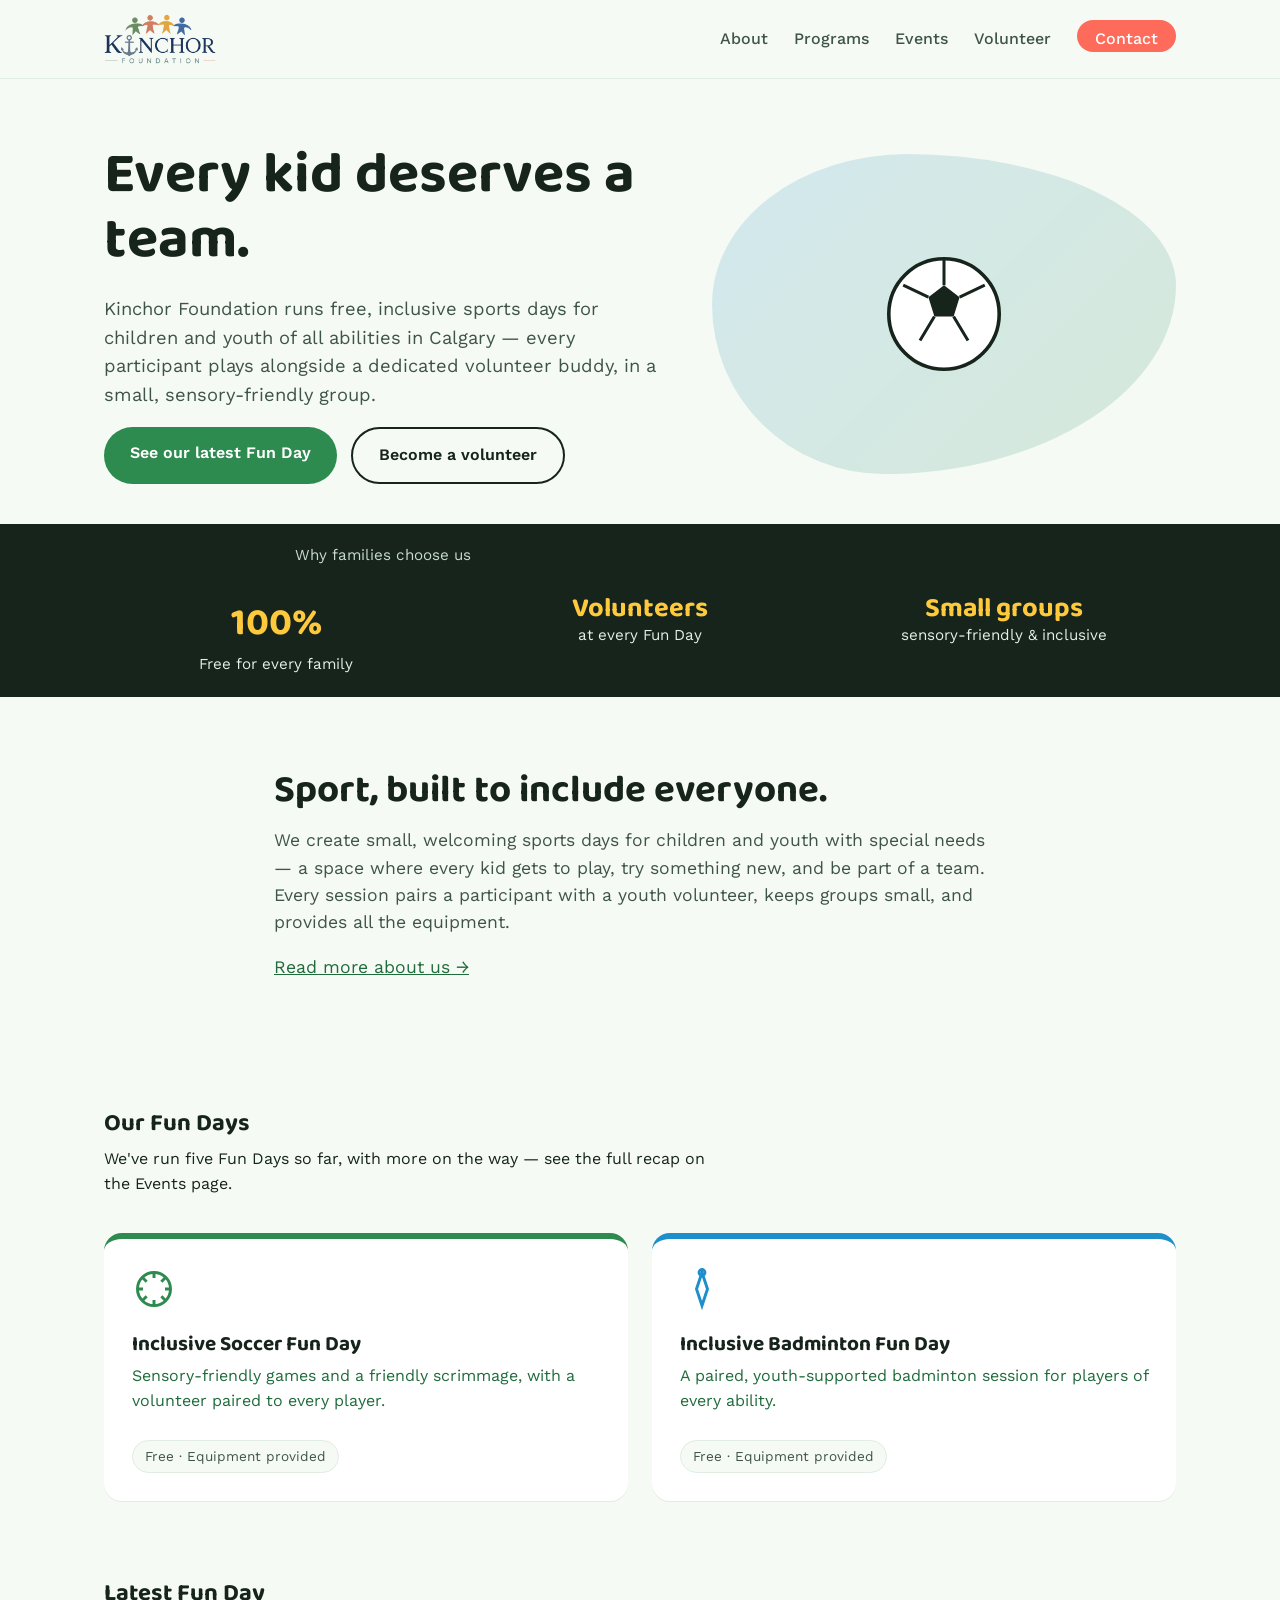
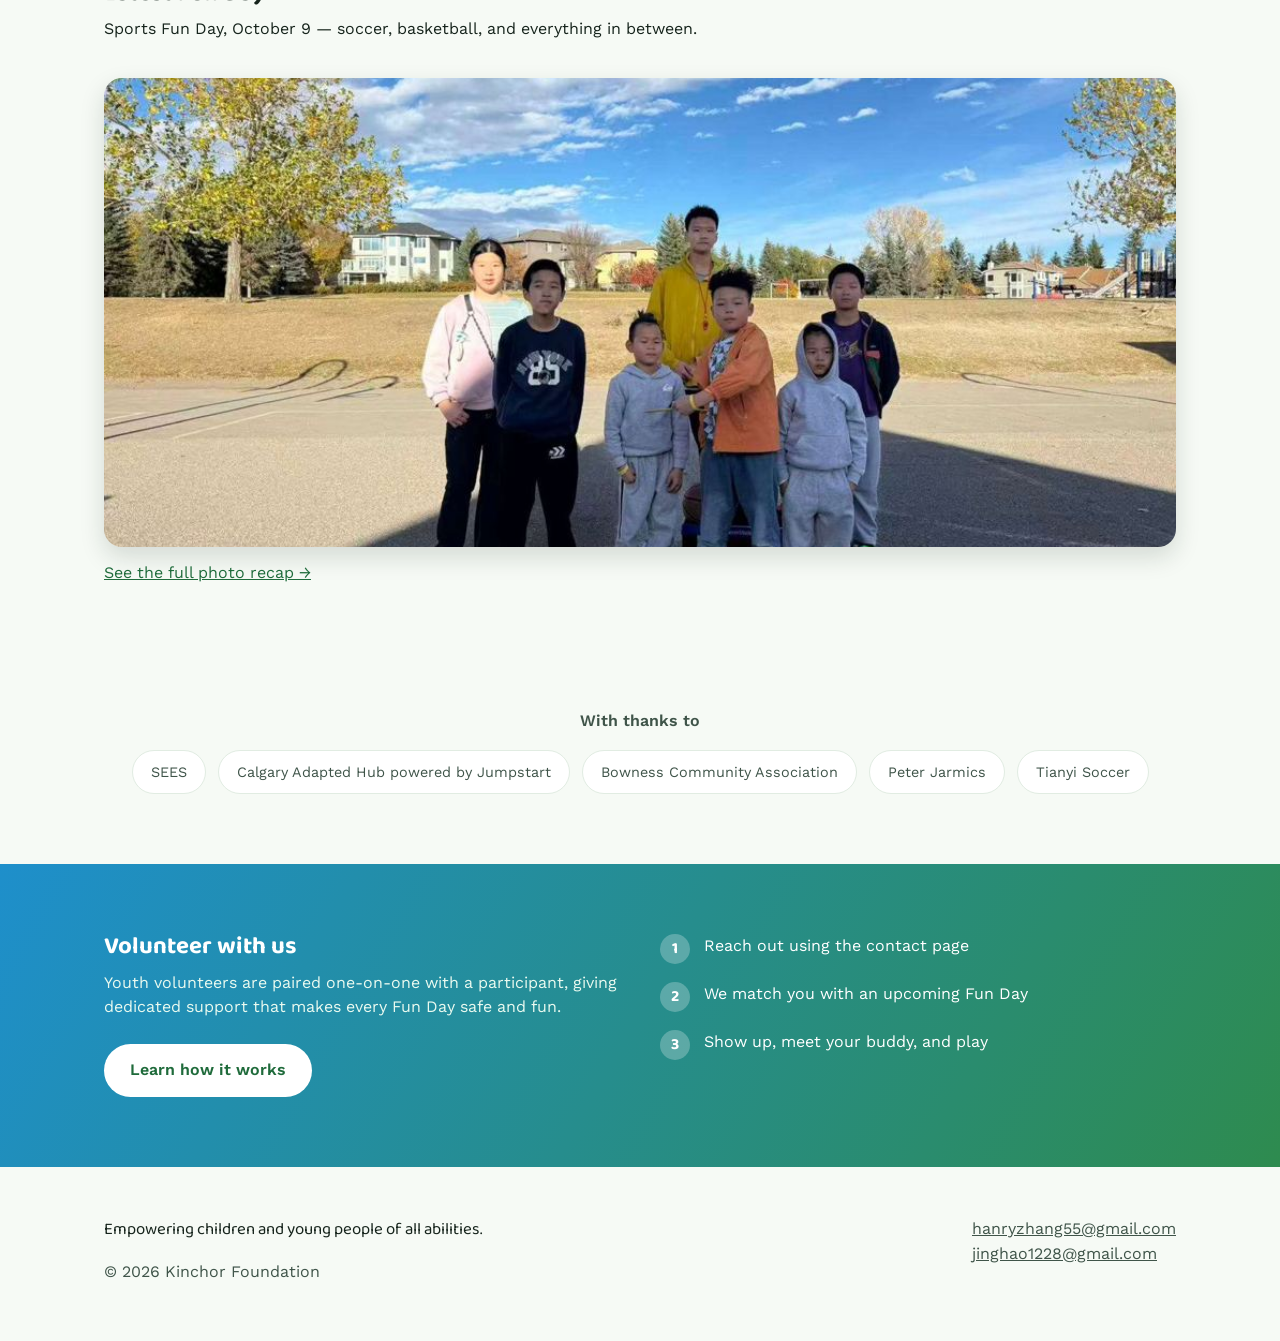
<file: index.html>
<!DOCTYPE html>
<html lang="en">
<head>
<meta charset="UTF-8">
<meta name="viewport" content="width=device-width, initial-scale=1.0">
<title>Kinchor Foundation — Inclusive Sport for Every Kid</title>
<meta name="description" content="Kinchor Foundation runs free, inclusive sports days for children and youth of all abilities in Calgary.">



<link rel="preconnect" href="https://fonts.googleapis.com">
<link rel="preconnect" href="https://fonts.gstatic.com" crossorigin>
<link href="https://fonts.googleapis.com/css2?family=Baloo+2:wght@500;600;700;800&family=Work+Sans:wght@400;500;600&display=swap" rel="stylesheet">
<link rel="stylesheet" href="styles.css">
</head>
<body>
<div class="scroll-progress"></div>
<a href="#main" class="skip-link">Skip to content</a>

<header class="site" id="site-header">
  <nav class="wrap" aria-label="Primary">
    <a href="index.html" class="brand">
      <img src="[data-uri]" alt="Kinchor Foundation">
    </a>
    <ul class="nav-links">
      <li><a href="about.html">About</a></li>
      <li><a href="programs.html">Programs</a></li>
      <li><a href="events.html">Events</a></li>
      <li><a href="volunteer.html">Volunteer</a></li>
      <li><a href="contact.html" class="nav-cta">Contact</a></li>
    </ul>
    <button class="hamburger" id="hamburger" aria-label="Toggle menu" aria-expanded="false">
      <span></span><span></span><span></span>
    </button>
  </nav>
</header>

<main id="main">

  <section class="hero">
    <div class="wrap">
      <div>
        <h1>Every kid deserves a team.</h1>
        <p class="lede">Kinchor Foundation runs free, inclusive sports days for children and youth of all abilities in Calgary — every participant plays alongside a dedicated volunteer buddy, in a small, sensory-friendly group.</p>
        <div class="cta-row">
          <a href="events.html" class="btn btn-primary">See our latest Fun Day</a>
          <a href="volunteer.html" class="btn btn-outline">Become a volunteer</a>
        </div>
      </div>
      <div class="hero-visual">
        <div class="hero-blob" aria-hidden="true"></div>
        <svg class="ball" viewBox="0 0 100 100" aria-hidden="true">
          <circle cx="50" cy="50" r="46" fill="#ffffff" stroke="#16241c" stroke-width="3"/>
          <polygon points="50,26 63,36 58,52 42,52 37,36" fill="#16241c"/>
          <path d="M50,26 L50,4 M63,36 L84,26 M58,52 L70,72 M42,52 L30,72 M37,36 L16,26" stroke="#16241c" stroke-width="2.5" fill="none"/>
        </svg>
      </div>
    </div>
  </section>

  <section class="stats" aria-label="Event highlights">
    <div class="wrap">
      <p class="eyebrow">Why families choose us</p>
      <div><div class="stat-num" data-count="100" data-suffix="%">0%</div><div class="stat-label">Free for every family</div></div>
      <div><div class="stat-text">Volunteers</div><div class="stat-label">at every Fun Day</div></div>
      <div><div class="stat-text">Small groups</div><div class="stat-label">sensory-friendly &amp; inclusive</div></div>
    </div>
  </section>

  <section class="mission">
    <div class="wrap reveal">
      <h2>Sport, built to include everyone.</h2>
      
      <p>We create small, welcoming sports days for children and youth with special needs — a space where every kid gets to play, try something new, and be part of a team. Every session pairs a participant with a youth volunteer, keeps groups small, and provides all the equipment.</p>
      <p><a href="about.html">Read more about us →</a></p>
    </div>
  </section>

  <section class="programs">
    <div class="wrap">
      <div class="section-head reveal">
        <h2>Our Fun Days</h2>
        <p>We've run five Fun Days so far, with more on the way — see the full recap on the Events page.</p>
      </div>
      <div class="program-grid stagger">
        <a href="programs.html" class="program-card" style="text-decoration:none;">
          <svg class="icon" viewBox="0 0 24 24" fill="none" stroke="var(--green)" stroke-width="1.6"><circle cx="12" cy="12" r="9"/><path d="M12 3v3M12 18v3M3 12h3M18 12h3M6 6l2 2M16 16l2 2M6 18l2-2M16 8l2-2"/></svg>
          <h3>Inclusive Soccer Fun Day</h3>
          <p>Sensory-friendly games and a friendly scrimmage, with a volunteer paired to every player.</p>
          <span class="tag">Free · Equipment provided</span>
        </a>
        <a href="programs.html" class="program-card badminton" style="text-decoration:none;">
          <svg class="icon" viewBox="0 0 24 24" fill="none" stroke="var(--sky)" stroke-width="1.6"><path d="M12 3l3 9-3 9-3-9z"/><circle cx="12" cy="3" r="1.6"/></svg>
          <h3>Inclusive Badminton Fun Day</h3>
          <p>A paired, youth-supported badminton session for players of every ability.</p>
          <span class="tag">Free · Equipment provided</span>
        </a>
      </div>
    </div>
  </section>

  <section class="gallery-section" style="padding-top:0;">
    <div class="wrap reveal-scale">
      <div class="section-head">
        <h2>Latest Fun Day</h2>
        <p>Sports Fun Day, October 9 — soccer, basketball, and everything in between.</p>
      </div>
      <a href="events.html#sports-oct9" style="display:block; border-radius: var(--radius); overflow:hidden; box-shadow:0 10px 24px rgba(20,40,25,0.15);">
        <img src="[data-uri]" alt="The whole group together after the October 9 session" style="aspect-ratio:16/7; object-fit:cover; width:100%;">
      </a>
      <p style="margin-top:14px;"><a href="events.html#sports-oct9">See the full photo recap →</a></p>
    </div>
  </section>

  <section class="partners">
    <div class="wrap reveal">
      <h3>With thanks to</h3>
      <div class="partner-chips">
        <span class="chip">SEES</span>
        <span class="chip">Calgary Adapted Hub powered by Jumpstart</span>
        <span class="chip">Bowness Community Association</span>
        <span class="chip">Peter Jarmics</span>
        <span class="chip">Tianyi Soccer</span>
      </div>
    </div>
  </section>

  <section class="volunteer-cta">
    <div class="wrap">
      <div class="reveal-left">
        <h2>Volunteer with us</h2>
        <p>Youth volunteers are paired one-on-one with a participant, giving dedicated support that makes every Fun Day safe and fun.</p>
        <a href="volunteer.html" class="btn btn-primary">Learn how it works</a>
      </div>
      <div class="reveal-right">
        <ol class="steps">
          <li>Reach out using the contact page</li>
          <li>We match you with an upcoming Fun Day</li>
          <li>Show up, meet your buddy, and play</li>
        </ol>
      </div>
    </div>
  </section>

</main>

<footer class="site">
  <div class="wrap">
    <div>
      <p class="tagline">Empowering children and young people of all abilities.</p>
      <p>© 2026 Kinchor Foundation</p>
    </div>
    <div>
      <p><a href="mailto:hanryzhang55@gmail.com">hanryzhang55@gmail.com</a><br>
      <a href="mailto:jinghao1228@gmail.com">jinghao1228@gmail.com</a></p>
    </div>
  </div>
</footer>

<button class="to-top" aria-label="Back to top">
  <svg viewBox="0 0 24 24" fill="none" stroke="#16241c" stroke-width="2"><path d="M12 19V5M5 12l7-7 7 7"/></svg>
</button>

<script src="script.js" defer></script>
</body>
</html>
</file>
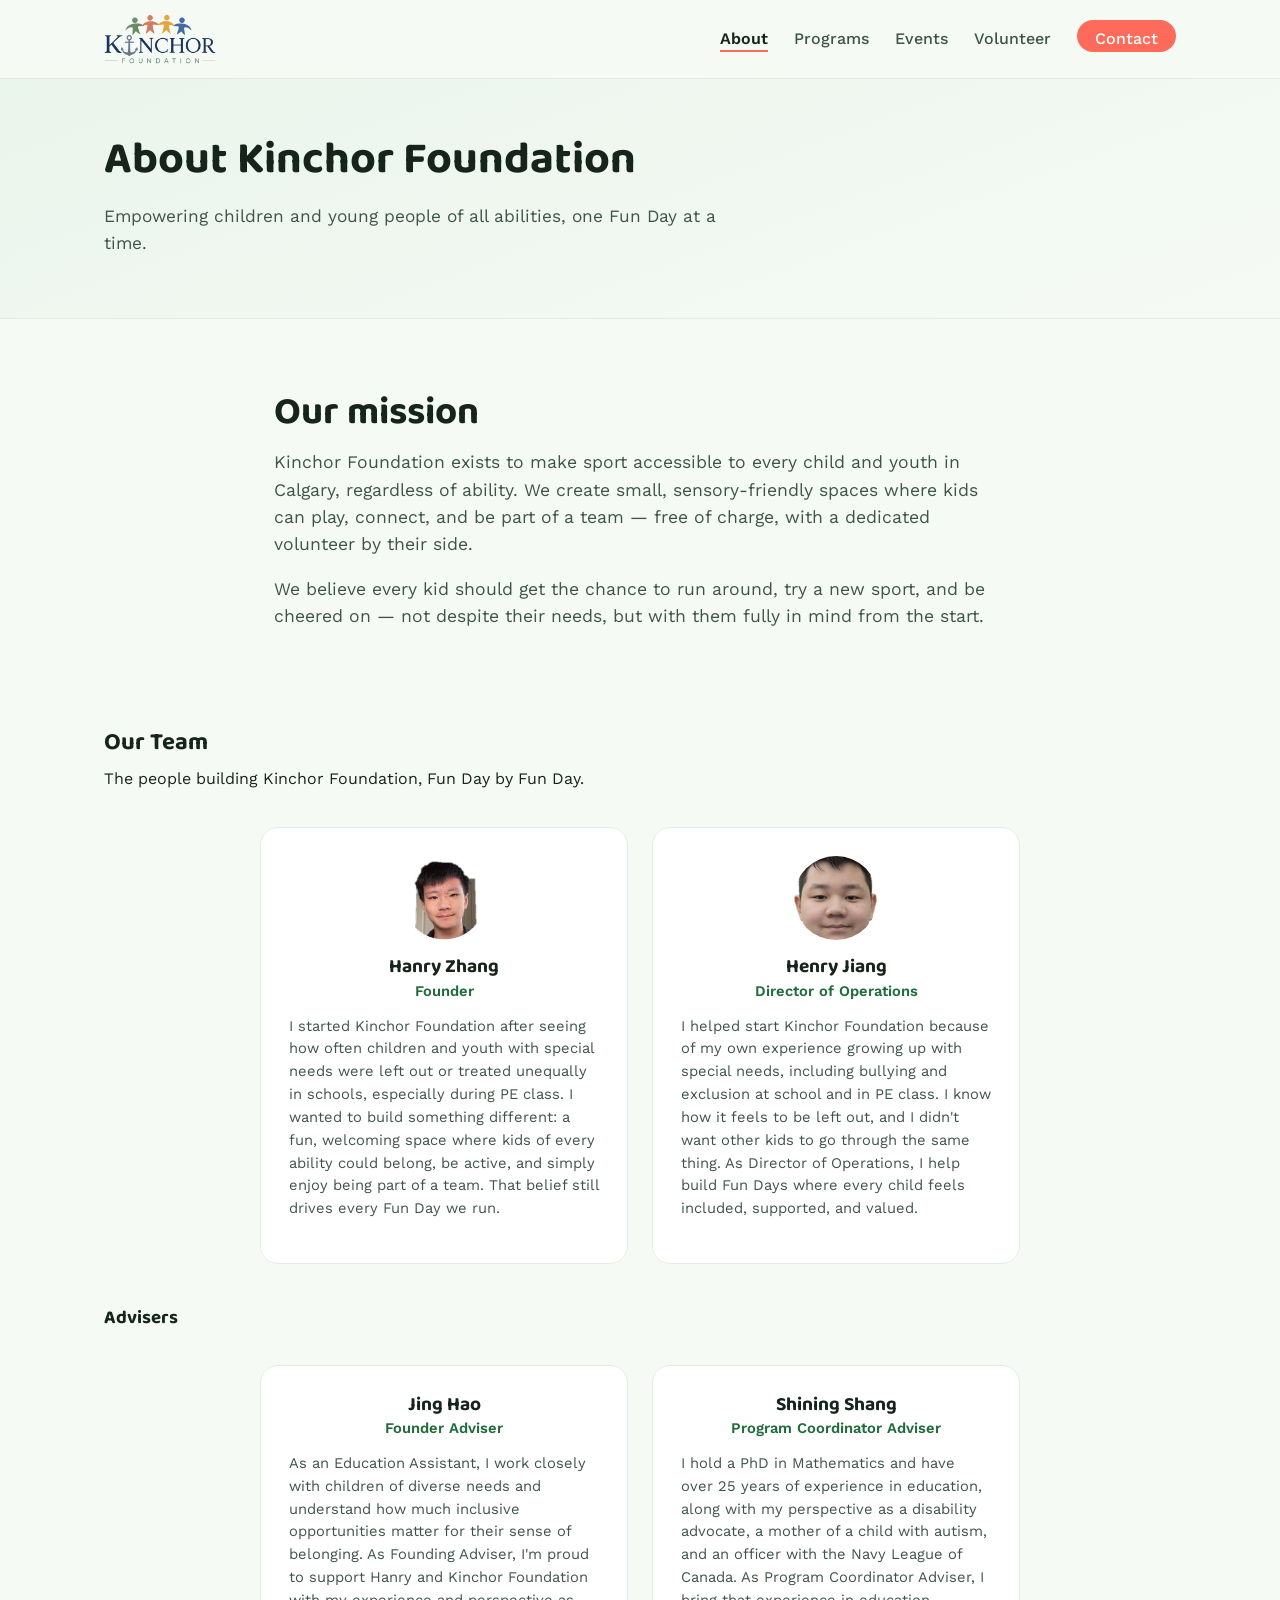
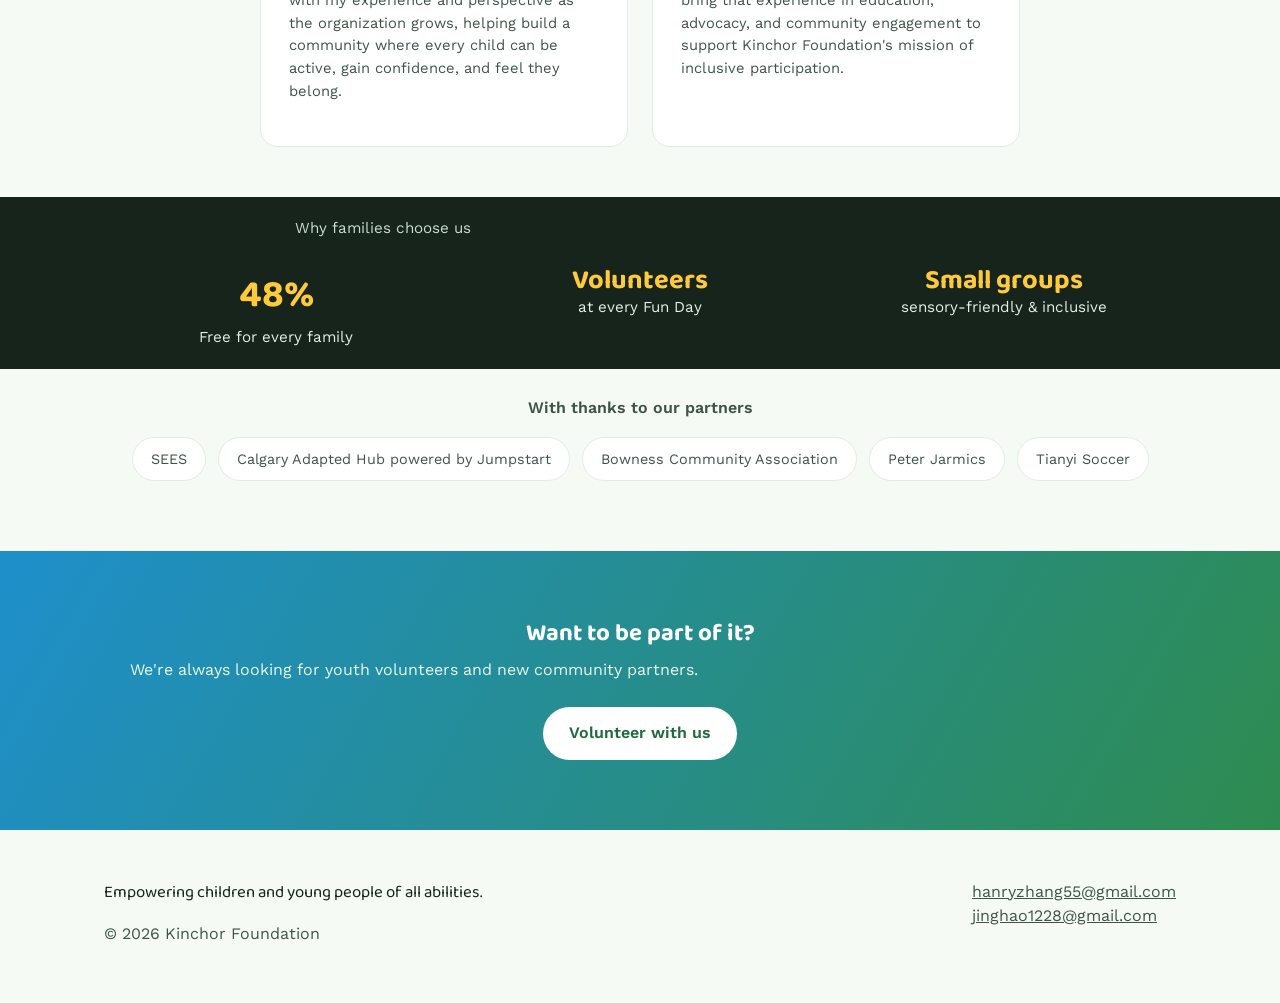
<file: about.html>
<!DOCTYPE html>
<html lang="en">
<head>
<meta charset="UTF-8">
<meta name="viewport" content="width=device-width, initial-scale=1.0">
<title>About Us — Kinchor Foundation</title>
<meta name="description" content="Kinchor Foundation's mission is to make sport accessible to every child and youth in Calgary, regardless of ability.">
<link rel="preconnect" href="https://fonts.googleapis.com">
<link rel="preconnect" href="https://fonts.gstatic.com" crossorigin>
<link href="https://fonts.googleapis.com/css2?family=Baloo+2:wght@500;600;700;800&family=Work+Sans:wght@400;500;600&display=swap" rel="stylesheet">
<link rel="stylesheet" href="styles.css">
</head>
<body>
<div class="scroll-progress"></div>
<a href="#main" class="skip-link">Skip to content</a>

<header class="site" id="site-header">
  <nav class="wrap" aria-label="Primary">
    <a href="index.html" class="brand">
      <img src="[data-uri]" alt="Kinchor Foundation">
    </a>
    <ul class="nav-links">
      <li><a href="about.html" class="active">About</a></li>
      <li><a href="programs.html">Programs</a></li>
      <li><a href="events.html">Events</a></li>
      <li><a href="volunteer.html">Volunteer</a></li>
      <li><a href="contact.html" class="nav-cta">Contact</a></li>
    </ul>
    <button class="hamburger" id="hamburger" aria-label="Toggle menu" aria-expanded="false">
      <span></span><span></span><span></span>
    </button>
  </nav>
</header>

<main id="main">

  <section class="page-hero">
    <div class="wrap">
      <h1>About Kinchor Foundation</h1>
      <p>Empowering children and young people of all abilities, one Fun Day at a time.</p>
    </div>
  </section>

  <section class="mission">
    <div class="wrap reveal">
      <h2>Our mission</h2>
      
      <p>Kinchor Foundation exists to make sport accessible to every child and youth in Calgary, regardless of ability. We create small, sensory-friendly spaces where kids can play, connect, and be part of a team — free of charge, with a dedicated volunteer by their side.</p>
      <p>We believe every kid should get the chance to run around, try a new sport, and be cheered on — not despite their needs, but with them fully in mind from the start.</p>
    </div>
  </section>

  <section class="team">
    <div class="wrap">
      <div class="section-head reveal">
        <h2>Our Team</h2>
        <p>The people building Kinchor Foundation, Fun Day by Fun Day.</p>
      </div>
      <div class="team-grid team-grid-two stagger">

        <div class="team-card">
          <img class="team-photo" src="[data-uri]" alt="Hanry Zhang">
          <h3>Hanry Zhang</h3>
          <p class="team-role">Founder</p>
          <p class="team-bio">I started Kinchor Foundation after seeing how often children and youth with special needs were left out or treated unequally in schools, especially during PE class. I wanted to build something different: a fun, welcoming space where kids of every ability could belong, be active, and simply enjoy being part of a team. That belief still drives every Fun Day we run.</p>
        </div>

        <div class="team-card">
          <img class="team-photo" src="[data-uri]" alt="Henry Jiang">
          <h3>Henry Jiang</h3>
          <p class="team-role">Director of Operations</p>
          <p class="team-bio">I helped start Kinchor Foundation because of my own experience growing up with special needs, including bullying and exclusion at school and in PE class. I know how it feels to be left out, and I didn't want other kids to go through the same thing. As Director of Operations, I help build Fun Days where every child feels included, supported, and valued.</p>
        </div>

      </div>

      <div class="section-head reveal team-advisers-head">
        <h3>Advisers</h3>
      </div>
      <div class="team-grid team-grid-advisers stagger">

        <div class="team-card">
          <h3>Jing Hao</h3>
          <p class="team-role">Founder Adviser</p>
          <p class="team-bio">As an Education Assistant, I work closely with children of diverse needs and understand how much inclusive opportunities matter for their sense of belonging. As Founding Adviser, I'm proud to support Hanry and Kinchor Foundation with my experience and perspective as the organization grows, helping build a community where every child can be active, gain confidence, and feel they belong.</p>
        </div>

        <div class="team-card">
          <h3>Shining Shang</h3>
          <p class="team-role">Program Coordinator Adviser</p>
          <p class="team-bio">I hold a PhD in Mathematics and have over 25 years of experience in education, along with my perspective as a disability advocate, a mother of a child with autism, and an officer with the Navy League of Canada. As Program Coordinator Adviser, I bring that experience in education, advocacy, and community engagement to support Kinchor Foundation's mission of inclusive participation.</p>
        </div>

      </div>
    </div>
  </section>

  <section class="stats" aria-label="Impact so far">
    <div class="wrap">
      <p class="eyebrow">Why families choose us</p>
      <div><div class="stat-num" data-count="100" data-suffix="%">0%</div><div class="stat-label">Free for every family</div></div>
      <div><div class="stat-text">Volunteers</div><div class="stat-label">at every Fun Day</div></div>
      <div><div class="stat-text">Small groups</div><div class="stat-label">sensory-friendly &amp; inclusive</div></div>
    </div>
  </section>

  <section class="partners">
    <div class="wrap reveal">
      <h3>With thanks to our partners</h3>
      <div class="partner-chips stagger">
        <span class="chip">SEES</span>
        <span class="chip">Calgary Adapted Hub powered by Jumpstart</span>
        <span class="chip">Bowness Community Association</span>
        <span class="chip">Peter Jarmics</span>
        <span class="chip">Tianyi Soccer</span>
      </div>
    </div>
  </section>

  <section class="volunteer-cta">
    <div class="wrap" style="grid-template-columns: 1fr;">
      <div class="reveal" style="text-align:center;">
        <h2>Want to be part of it?</h2>
        <p>We're always looking for youth volunteers and new community partners.</p>
        <a href="volunteer.html" class="btn btn-primary">Volunteer with us</a>
      </div>
    </div>
  </section>

</main>

<footer class="site">
  <div class="wrap">
    <div>
      <p class="tagline">Empowering children and young people of all abilities.</p>
      <p>© 2026 Kinchor Foundation</p>
    </div>
    <div>
      <p><a href="mailto:hanryzhang55@gmail.com">hanryzhang55@gmail.com</a><br>
      <a href="mailto:jinghao1228@gmail.com">jinghao1228@gmail.com</a></p>
    </div>
  </div>
</footer>

<button class="to-top" aria-label="Back to top">
  <svg viewBox="0 0 24 24" fill="none" stroke="#16241c" stroke-width="2"><path d="M12 19V5M5 12l7-7 7 7"/></svg>
</button>

<script src="script.js" defer></script>
</body>
</html>
</file>
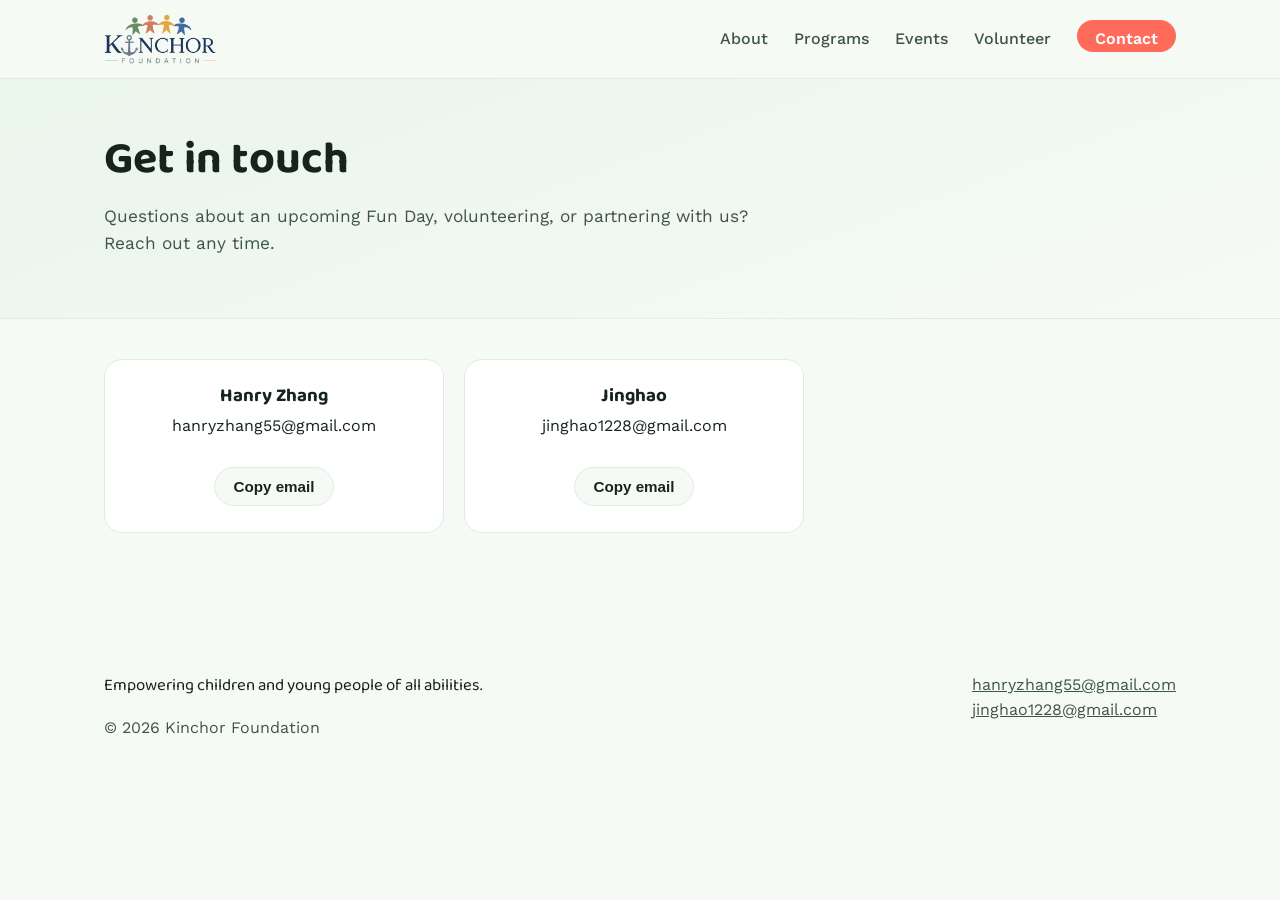
<file: contact.html>
<!DOCTYPE html>
<html lang="en">
<head>
<meta charset="UTF-8">
<meta name="viewport" content="width=device-width, initial-scale=1.0">
<title>Contact — Kinchor Foundation</title>
<meta name="description" content="Get in touch with Kinchor Foundation.">
<link rel="preconnect" href="https://fonts.googleapis.com">
<link rel="preconnect" href="https://fonts.gstatic.com" crossorigin>
<link href="https://fonts.googleapis.com/css2?family=Baloo+2:wght@500;600;700;800&family=Work+Sans:wght@400;500;600&display=swap" rel="stylesheet">
<link rel="stylesheet" href="styles.css">
</head>
<body>
<div class="scroll-progress"></div>
<a href="#main" class="skip-link">Skip to content</a>

<header class="site" id="site-header">
  <nav class="wrap" aria-label="Primary">
    <a href="index.html" class="brand">
      <img src="[data-uri]" alt="Kinchor Foundation">
    </a>
    <ul class="nav-links">
      <li><a href="about.html">About</a></li>
      <li><a href="programs.html">Programs</a></li>
      <li><a href="events.html">Events</a></li>
      <li><a href="volunteer.html">Volunteer</a></li>
      <li><a href="contact.html" class="nav-cta active">Contact</a></li>
    </ul>
    <button class="hamburger" id="hamburger" aria-label="Toggle menu" aria-expanded="false">
      <span></span><span></span><span></span>
    </button>
  </nav>
</header>

<main id="main">

  <section class="page-hero">
    <div class="wrap">
      <h1>Get in touch</h1>
      <p>Questions about an upcoming Fun Day, volunteering, or partnering with us? Reach out any time.</p>
    </div>
  </section>

  <section class="contact-section">
    <div class="wrap">
      <div class="contact-cards stagger">
        <div class="contact-card">
          <h3>Hanry Zhang</h3>
          <p style="max-width:none;">hanryzhang55@gmail.com</p>
          <button class="copy-btn" data-copy="hanryzhang55@gmail.com">Copy email</button>
        </div>
        <div class="contact-card">
          <h3>Jinghao</h3>
          <p style="max-width:none;">jinghao1228@gmail.com</p>
          <button class="copy-btn" data-copy="jinghao1228@gmail.com">Copy email</button>
        </div>
      </div>
    </div>
  </section>

</main>

<footer class="site">
  <div class="wrap">
    <div>
      <p class="tagline">Empowering children and young people of all abilities.</p>
      <p>© 2026 Kinchor Foundation</p>
    </div>
    <div>
      <p><a href="mailto:hanryzhang55@gmail.com">hanryzhang55@gmail.com</a><br>
      <a href="mailto:jinghao1228@gmail.com">jinghao1228@gmail.com</a></p>
    </div>
  </div>
</footer>

<div class="toast"></div>

<button class="to-top" aria-label="Back to top">
  <svg viewBox="0 0 24 24" fill="none" stroke="#16241c" stroke-width="2"><path d="M12 19V5M5 12l7-7 7 7"/></svg>
</button>

<script src="script.js" defer></script>
</body>
</html>
</file>
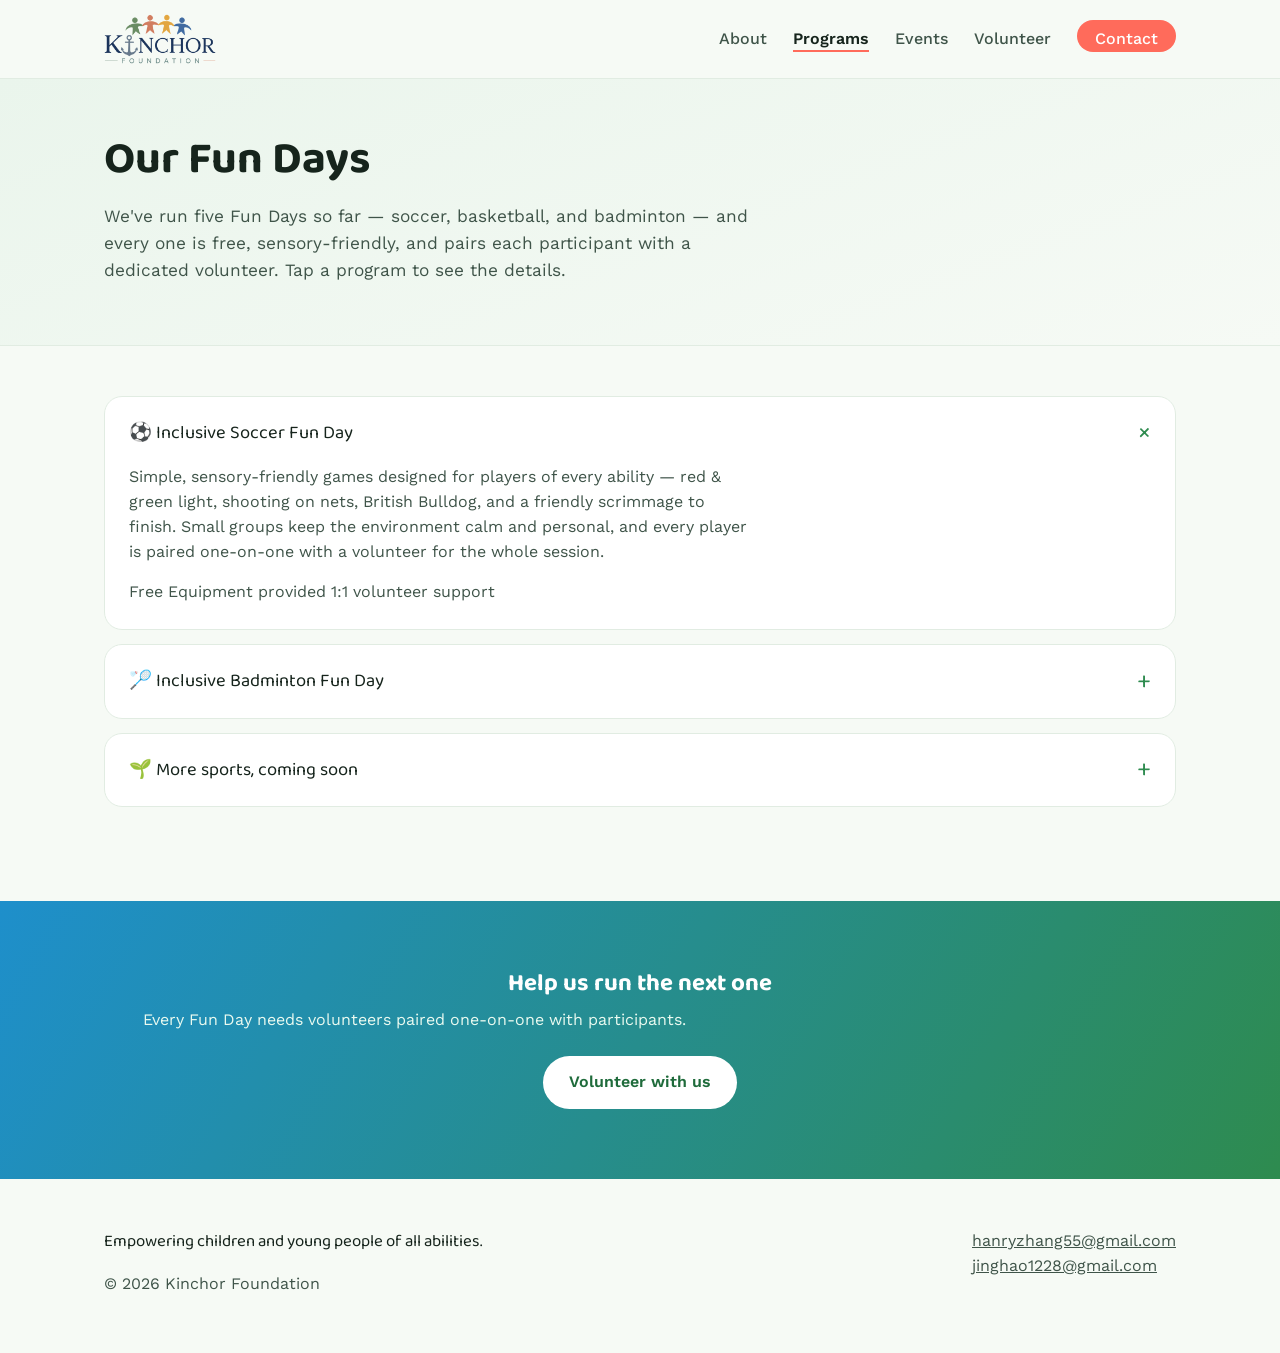
<file: programs.html>
<!DOCTYPE html>
<html lang="en">
<head>
<meta charset="UTF-8">
<meta name="viewport" content="width=device-width, initial-scale=1.0">
<title>Our Programs — Kinchor Foundation</title>
<meta name="description" content="Free, inclusive Fun Day programs from Kinchor Foundation: soccer and badminton, open to children and youth of all abilities.">
<link rel="preconnect" href="https://fonts.googleapis.com">
<link rel="preconnect" href="https://fonts.gstatic.com" crossorigin>
<link href="https://fonts.googleapis.com/css2?family=Baloo+2:wght@500;600;700;800&family=Work+Sans:wght@400;500;600&display=swap" rel="stylesheet">
<link rel="stylesheet" href="styles.css">
</head>
<body>
<div class="scroll-progress"></div>
<a href="#main" class="skip-link">Skip to content</a>

<header class="site" id="site-header">
  <nav class="wrap" aria-label="Primary">
    <a href="index.html" class="brand">
      <img src="[data-uri]" alt="Kinchor Foundation">
    </a>
    <ul class="nav-links">
      <li><a href="about.html">About</a></li>
      <li><a href="programs.html" class="active">Programs</a></li>
      <li><a href="events.html">Events</a></li>
      <li><a href="volunteer.html">Volunteer</a></li>
      <li><a href="contact.html" class="nav-cta">Contact</a></li>
    </ul>
    <button class="hamburger" id="hamburger" aria-label="Toggle menu" aria-expanded="false">
      <span></span><span></span><span></span>
    </button>
  </nav>
</header>

<main id="main">

  <section class="page-hero">
    <div class="wrap">
      <h1>Our Fun Days</h1>
      <p>We've run five Fun Days so far — soccer, basketball, and badminton — and every one is free, sensory-friendly, and pairs each participant with a dedicated volunteer. Tap a program to see the details.</p>
    </div>
  </section>

  <section class="programs" style="padding-top:50px;">
    <div class="wrap">

      <details class="accordion reveal" open>
        <summary>⚽ Inclusive Soccer Fun Day</summary>
        <div class="accordion-body">
          <p>Simple, sensory-friendly games designed for players of every ability — red &amp; green light, shooting on nets, British Bulldog, and a friendly scrimmage to finish. Small groups keep the environment calm and personal, and every player is paired one-on-one with a volunteer for the whole session.</p>
          <span class="tag">Free</span> <span class="tag">Equipment provided</span> <span class="tag">1:1 volunteer support</span>
        </div>
      </details>

      <details class="accordion reveal">
        <summary>🏸 Inclusive Badminton Fun Day</summary>
        <div class="accordion-body">
          <p>A paired, youth-supported badminton session for players of every ability, with professional coaching from an experienced badminton coach. No experience needed — just come ready to rally and have fun.</p>
          <span class="tag">Free</span> <span class="tag">Equipment provided</span> <span class="tag">Pro coaching</span>
        </div>
      </details>

      <details class="accordion reveal">
        <summary>🌱 More sports, coming soon</summary>
        <div class="accordion-body">
          <p>We're growing our lineup of Fun Days. Check the Events page for the latest, or reach out if there's a sport you'd love to see us run.</p>
          <p><a href="events.html">See upcoming events →</a></p>
        </div>
      </details>

    </div>
  </section>

  <section class="volunteer-cta">
    <div class="wrap" style="grid-template-columns: 1fr;">
      <div class="reveal" style="text-align:center;">
        <h2>Help us run the next one</h2>
        <p>Every Fun Day needs volunteers paired one-on-one with participants.</p>
        <a href="volunteer.html" class="btn btn-primary">Volunteer with us</a>
      </div>
    </div>
  </section>

</main>

<footer class="site">
  <div class="wrap">
    <div>
      <p class="tagline">Empowering children and young people of all abilities.</p>
      <p>© 2026 Kinchor Foundation</p>
    </div>
    <div>
      <p><a href="mailto:hanryzhang55@gmail.com">hanryzhang55@gmail.com</a><br>
      <a href="mailto:jinghao1228@gmail.com">jinghao1228@gmail.com</a></p>
    </div>
  </div>
</footer>

<button class="to-top" aria-label="Back to top">
  <svg viewBox="0 0 24 24" fill="none" stroke="#16241c" stroke-width="2"><path d="M12 19V5M5 12l7-7 7 7"/></svg>
</button>

<script src="script.js" defer></script>
</body>
</html>
</file>
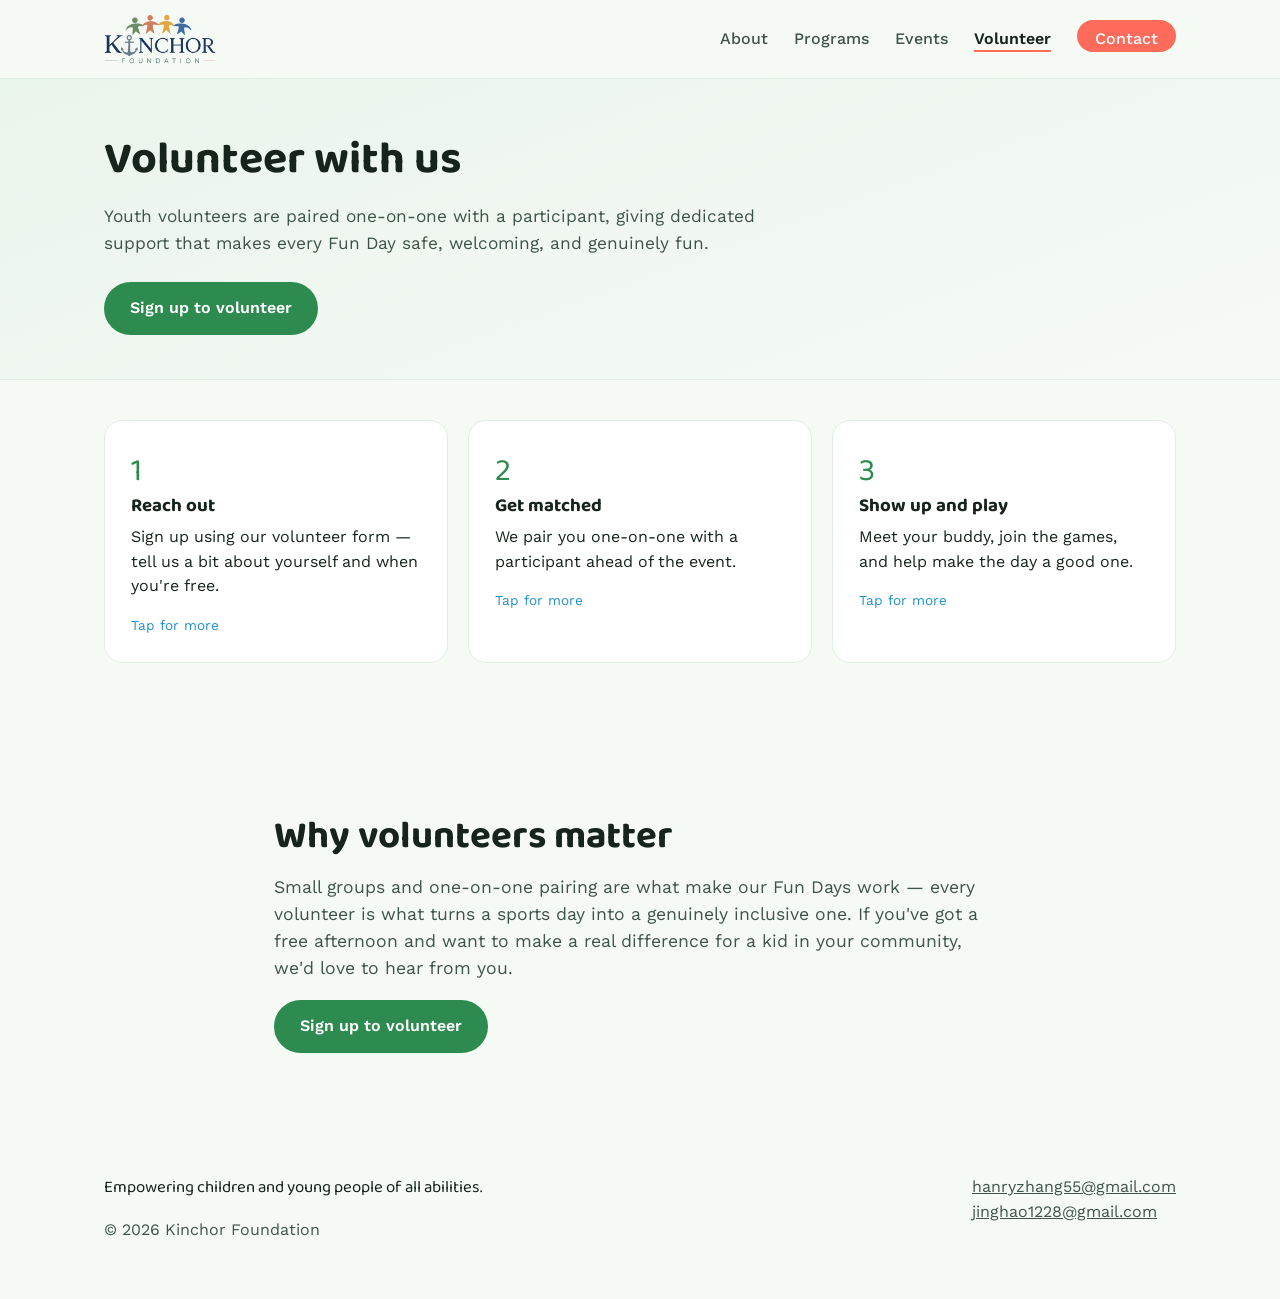
<file: volunteer.html>
<!DOCTYPE html>
<html lang="en">
<head>
<meta charset="UTF-8">
<meta name="viewport" content="width=device-width, initial-scale=1.0">
<title>Volunteer — Kinchor Foundation</title>
<meta name="description" content="Become a youth volunteer with Kinchor Foundation and get paired one-on-one with a participant at an inclusive Fun Day.">
<link rel="preconnect" href="https://fonts.googleapis.com">
<link rel="preconnect" href="https://fonts.gstatic.com" crossorigin>
<link href="https://fonts.googleapis.com/css2?family=Baloo+2:wght@500;600;700;800&family=Work+Sans:wght@400;500;600&display=swap" rel="stylesheet">
<link rel="stylesheet" href="styles.css">
</head>
<body>
<div class="scroll-progress"></div>
<a href="#main" class="skip-link">Skip to content</a>

<header class="site" id="site-header">
  <nav class="wrap" aria-label="Primary">
    <a href="index.html" class="brand">
      <img src="[data-uri]" alt="Kinchor Foundation">
    </a>
    <ul class="nav-links">
      <li><a href="about.html">About</a></li>
      <li><a href="programs.html">Programs</a></li>
      <li><a href="events.html">Events</a></li>
      <li><a href="volunteer.html" class="active">Volunteer</a></li>
      <li><a href="contact.html" class="nav-cta">Contact</a></li>
    </ul>
    <button class="hamburger" id="hamburger" aria-label="Toggle menu" aria-expanded="false">
      <span></span><span></span><span></span>
    </button>
  </nav>
</header>

<main id="main">

  <section class="page-hero">
    <div class="wrap">
      <h1>Volunteer with us</h1>
      <p>Youth volunteers are paired one-on-one with a participant, giving dedicated support that makes every Fun Day safe, welcoming, and genuinely fun.</p>
      <a href="https://forms.gle/4vWuPxTSTgd1b9ZX9" class="btn btn-primary" target="_blank" rel="noopener">Sign up to volunteer</a>
    </div>
  </section>

  <section class="wrap">
    <div class="step-cards">

      <div class="step-card reveal">
        <div class="num">1</div>
        <h3>Reach out</h3>
        <p>Sign up using our volunteer form — tell us a bit about yourself and when you're free.</p>
        <div class="toggle-hint">Tap for more</div>
        <div class="more">We reply by email and can usually match you to the next available Fun Day within a week or two.</div>
      </div>

      <div class="step-card reveal">
        <div class="num">2</div>
        <h3>Get matched</h3>
        <p>We pair you one-on-one with a participant ahead of the event.</p>
        <div class="toggle-hint">Tap for more</div>
        <div class="more">No experience with adapted sport is required — we'll give you a quick briefing on the day so you know how to support your buddy.</div>
      </div>

      <div class="step-card reveal">
        <div class="num">3</div>
        <h3>Show up and play</h3>
        <p>Meet your buddy, join the games, and help make the day a good one.</p>
        <div class="toggle-hint">Tap for more</div>
        <div class="more">Groups stay small and sensory-friendly, and all equipment is provided — you just need to show up ready to have fun.</div>
      </div>

    </div>
  </section>

  <section class="mission">
    <div class="wrap reveal">
      <h2>Why volunteers matter</h2>
      <p>Small groups and one-on-one pairing are what make our Fun Days work — every volunteer is what turns a sports day into a genuinely inclusive one. If you've got a free afternoon and want to make a real difference for a kid in your community, we'd love to hear from you.</p>
      <a href="https://forms.gle/4vWuPxTSTgd1b9ZX9" class="btn btn-primary" target="_blank" rel="noopener">Sign up to volunteer</a>
    </div>
  </section>

</main>

<footer class="site">
  <div class="wrap">
    <div>
      <p class="tagline">Empowering children and young people of all abilities.</p>
      <p>© 2026 Kinchor Foundation</p>
    </div>
    <div>
      <p><a href="mailto:hanryzhang55@gmail.com">hanryzhang55@gmail.com</a><br>
      <a href="mailto:jinghao1228@gmail.com">jinghao1228@gmail.com</a></p>
    </div>
  </div>
</footer>

<button class="to-top" aria-label="Back to top">
  <svg viewBox="0 0 24 24" fill="none" stroke="#16241c" stroke-width="2"><path d="M12 19V5M5 12l7-7 7 7"/></svg>
</button>

<script src="script.js" defer></script>
</body>
</html>
</file>
<file: styles.css>
/* ============================================================
   KINCHOR FOUNDATION — SHARED STYLESHEET
   Used by every page (index, about, programs, events,
   volunteer, contact). Edit tokens in :root to re-theme
   the whole site from one place.
   ============================================================ */

:root {
  --bg: #f6faf5;
  --ink: #16241c;
  --ink-soft: #3f5449;
  --green: #2e8b4f;
  --green-dark: #1f6b3b;
  --sky: #1e8fcb;
  --yellow: #ffc93c;
  --coral: #ff6b5b;
  --card: #ffffff;
  --border: #e1ece2;
  --radius: 18px;
  --max: 1120px;
  --dur: 0.5s;
  --ease: cubic-bezier(.2,.8,.2,1);
}

* { box-sizing: border-box; }
html { scroll-behavior: smooth; }

body {
  margin: 0;
  background: var(--bg);
  color: var(--ink);
  font-family: 'Work Sans', sans-serif;
  line-height: 1.55;
  -webkit-font-smoothing: antialiased;
  opacity: 1;
  transition: opacity 0.32s ease;
}
body.page-exit { opacity: 0; }
body.page-enter { animation: pageIn 0.4s ease; }
@keyframes pageIn { from { opacity: 0; transform: translateY(8px); } to { opacity: 1; transform: translateY(0); } }

h1, h2, h3, .display {
  font-family: 'Baloo 2', sans-serif;
  color: var(--ink);
  margin: 0 0 0.4em;
  line-height: 1.12;
}
p { margin: 0 0 1em; max-width: 62ch; }
a { color: var(--green-dark); }
img { max-width: 100%; display: block; }

.wrap { max-width: var(--max); margin: 0 auto; padding: 0 24px; }

a.skip-link {
  position: absolute; left: -999px; top: 0;
  background: var(--ink); color: #fff;
  padding: 10px 16px; border-radius: 8px; z-index: 400;
}
a.skip-link:focus { left: 16px; top: 16px; }
:focus-visible { outline: 3px solid var(--sky); outline-offset: 3px; }

/* ---------- SCROLL PROGRESS BAR ---------- */
.scroll-progress {
  position: fixed; top: 0; left: 0; height: 4px;
  background: linear-gradient(90deg, var(--coral), var(--yellow), var(--sky));
  width: 0%; z-index: 500; transition: width 0.1s linear;
}

/* ---------- NAV ---------- */
header.site {
  position: sticky; top: 0; z-index: 100;
  background: rgba(246, 250, 245, 0.92);
  backdrop-filter: blur(6px);
  border-bottom: 1px solid var(--border);
}
nav.wrap { display: flex; align-items: center; justify-content: space-between; padding: 14px 24px; }
.brand { display: flex; align-items: center; gap: 10px; font-family: 'Baloo 2', sans-serif; font-weight: 700; font-size: 1.2rem; text-decoration: none; color: var(--ink); }
.brand img { height: 50px; width: auto; }
.nav-links { display: flex; gap: 26px; list-style: none; margin: 0; padding: 0; }
.nav-links a { text-decoration: none; color: var(--ink-soft); font-weight: 500; position: relative; padding-bottom: 4px; }
.nav-links a::after { content: ''; position: absolute; left: 0; bottom: 0; width: 0%; height: 2px; background: var(--coral); transition: width 0.25s ease; }
.nav-links a:hover::after, .nav-links a:focus-visible::after, .nav-links a.active::after { width: 100%; }
.nav-links a.active { color: var(--ink); font-weight: 600; }
.nav-cta { background: var(--coral); color: #fff !important; padding: 9px 18px; border-radius: 999px; font-weight: 600; }
.nav-cta::after { display: none; }
.hamburger { display: none; background: none; border: none; cursor: pointer; padding: 8px; }
.hamburger span { display: block; width: 24px; height: 2px; background: var(--ink); margin: 5px 0; transition: transform 0.2s ease, opacity 0.2s ease; }

/* ---------- BUTTONS ---------- */
.btn { display: inline-block; padding: 14px 26px; border-radius: 999px; font-weight: 600; text-decoration: none; font-family: 'Work Sans', sans-serif; border: none; cursor: pointer; font-size: 1rem; transition: transform 0.15s ease, background 0.2s ease; }
.btn:active { transform: scale(0.96); }
.btn-primary { background: var(--green); color: #fff; }
.btn-primary:hover { background: var(--green-dark); }
.btn-outline { background: transparent; color: var(--ink); border: 2px solid var(--ink); }
.btn-outline:hover { background: var(--ink); color: #fff; }

/* ---------- HOME HERO ---------- */
.hero { padding: 64px 0 40px; overflow: hidden; }
.hero .wrap { display: grid; grid-template-columns: 1.1fr 0.9fr; gap: 40px; align-items: center; }
.hero h1 { font-size: clamp(2.4rem, 5vw, 3.6rem); opacity: 0; transform: translateY(16px); animation: rise 0.7s ease forwards; animation-delay: 0.1s; }
.hero .lede { font-size: 1.15rem; color: var(--ink-soft); opacity: 0; transform: translateY(16px); animation: rise 0.7s ease forwards; animation-delay: 0.3s; }
.hero .cta-row { display: flex; gap: 14px; flex-wrap: wrap; opacity: 0; transform: translateY(16px); animation: rise 0.7s ease forwards; animation-delay: 0.5s; }
@keyframes rise { to { opacity: 1; transform: translateY(0); } }
.hero-visual { position: relative; height: 320px; display: flex; align-items: center; justify-content: center; }
.hero-blob { position: absolute; inset: 0; background: linear-gradient(135deg, var(--sky), var(--green)); border-radius: 42% 58% 63% 37% / 47% 41% 59% 53%; opacity: 0.16; will-change: transform; }
.ball { width: 120px; height: 120px; opacity: 0; animation: rollIn 0.9s cubic-bezier(.2,.9,.3,1.3) forwards, spin 6s linear infinite; animation-delay: 0.15s, 1.05s; will-change: transform; }
@keyframes rollIn { from { opacity: 0; transform: translateX(-140px) rotate(0deg); } to { opacity: 1; transform: translateX(0) rotate(360deg); } }
@keyframes spin { to { transform: rotate(360deg); } }

/* ---------- PAGE HEADER (about / programs / events / volunteer / contact) ---------- */
.page-hero { padding: 56px 0 44px; background: linear-gradient(160deg, #eaf5ec, var(--bg)); border-bottom: 1px solid var(--border); }
.page-hero h1 { font-size: clamp(2rem, 4vw, 2.8rem); opacity: 0; transform: translateY(14px); animation: rise 0.6s ease forwards; animation-delay: 0.05s; }
.page-hero p { font-size: 1.08rem; color: var(--ink-soft); opacity: 0; transform: translateY(14px); animation: rise 0.6s ease forwards; animation-delay: 0.2s; max-width: 60ch; }
.page-hero .btn { opacity: 0; transform: translateY(14px); animation: rise 0.6s ease forwards; animation-delay: 0.32s; margin-top: 8px; }

/* ---------- SCROLL REVEAL SYSTEM ---------- */
.reveal { opacity: 0; transform: translateY(28px); transition: opacity 0.7s var(--ease), transform 0.7s var(--ease); }
.reveal.in-view { opacity: 1; transform: translateY(0); }
.reveal-scale { opacity: 0; transform: scale(0.92); transition: opacity 0.6s var(--ease), transform 0.6s var(--ease); }
.reveal-scale.in-view { opacity: 1; transform: scale(1); }
.reveal-left { opacity: 0; transform: translateX(-30px); transition: opacity 0.7s var(--ease), transform 0.7s var(--ease); }
.reveal-left.in-view { opacity: 1; transform: translateX(0); }
.reveal-right { opacity: 0; transform: translateX(30px); transition: opacity 0.7s var(--ease), transform 0.7s var(--ease); }
.reveal-right.in-view { opacity: 1; transform: translateX(0); }
.stagger > * { opacity: 0; transform: translateY(24px); transition: opacity 0.6s var(--ease), transform 0.6s var(--ease); }
.stagger.in-view > * { opacity: 1; transform: translateY(0); }
.stagger.in-view > *:nth-child(1) { transition-delay: 0.02s; }
.stagger.in-view > *:nth-child(2) { transition-delay: 0.12s; }
.stagger.in-view > *:nth-child(3) { transition-delay: 0.22s; }
.stagger.in-view > *:nth-child(4) { transition-delay: 0.32s; }
.stagger.in-view > *:nth-child(5) { transition-delay: 0.42s; }
.stagger.in-view > *:nth-child(6) { transition-delay: 0.52s; }
.stagger.in-view > *:nth-child(7) { transition-delay: 0.62s; }
.stagger.in-view > *:nth-child(8) { transition-delay: 0.72s; }

/* ---------- STATS ---------- */
.stats { background: var(--ink); color: #fff; padding: 20px 0; }
.stats .wrap { display: grid; grid-template-columns: repeat(3, 1fr); gap: 20px; text-align: center; }
.stats .eyebrow { grid-column: 1 / -1; text-align: center; color: #c9dccf; font-size: 0.95rem; margin-bottom: 6px; }
.stat-num { font-family: 'Baloo 2', sans-serif; font-size: 2.4rem; font-weight: 700; color: var(--yellow); }
.stat-label { color: #e4efe6; font-size: 0.95rem; }
.stat-text { font-family: 'Baloo 2', sans-serif; font-size: 1.7rem; font-weight: 700; color: var(--yellow); line-height: 1.1; }

/* ---------- MISSION ---------- */
.mission { padding: 72px 0; }
.mission .wrap { max-width: 780px; }
.mission h2 { font-size: clamp(1.8rem, 3vw, 2.4rem); }
.mission p { font-size: 1.1rem; color: var(--ink-soft); max-width: none; }

/* ---------- SECTION HEAD ---------- */
.section-head { max-width: 640px; margin-bottom: 36px; }

/* ---------- PROGRAMS ---------- */
.programs { padding: 40px 0 80px; }
.program-grid { display: grid; grid-template-columns: repeat(2, 1fr); gap: 24px; }
.program-card { background: var(--card); border-radius: var(--radius); padding: 28px; border-top: 6px solid var(--green); box-shadow: 0 1px 0 var(--border); }
.program-card.badminton { border-top-color: var(--sky); }
.program-card .icon { width: 44px; height: 44px; margin-bottom: 14px; transition: transform 0.3s ease; }
.program-card:hover .icon { transform: rotate(-14deg) scale(1.08); }
.program-card h3 { font-size: 1.3rem; }
.program-card .tag { display: inline-block; margin-top: 10px; font-size: 0.85rem; color: var(--ink-soft); background: var(--bg); border: 1px solid var(--border); padding: 5px 12px; border-radius: 999px; }

/* ---------- ACCORDION (details/summary) ---------- */
details.accordion { background: var(--card); border: 1px solid var(--border); border-radius: var(--radius); padding: 4px 24px; margin-bottom: 14px; }
details.accordion summary { cursor: pointer; list-style: none; padding: 18px 0; font-family: 'Baloo 2', sans-serif; font-size: 1.15rem; display: flex; align-items: center; justify-content: space-between; }
details.accordion summary::-webkit-details-marker { display: none; }
details.accordion summary::after { content: '+'; font-size: 1.6rem; color: var(--green); transition: transform 0.25s ease; line-height: 1; }
details.accordion[open] summary::after { transform: rotate(45deg); }
details.accordion .accordion-body { padding-bottom: 20px; color: var(--ink-soft); animation: rise 0.35s ease; }

/* ---------- GALLERY ---------- */
.gallery-section { padding: 40px 0 80px; }
.gallery-grid { display: grid; grid-template-columns: repeat(4, 1fr); gap: 22px 18px; padding-top: 10px; }
.photo { background: #fff; padding: 10px; box-shadow: 0 6px 16px rgba(20, 40, 25, 0.12); cursor: pointer; border: none; transition: transform 0.25s ease, box-shadow 0.25s ease; font-family: 'Work Sans', sans-serif; }
.photo:nth-child(odd) { transform: rotate(-2.5deg); }
.photo:nth-child(even) { transform: rotate(2deg); }
.photo:hover, .photo:focus-visible { transform: rotate(0deg) scale(1.04); box-shadow: 0 14px 26px rgba(20, 40, 25, 0.2); z-index: 2; }
.photo img { width: 100%; aspect-ratio: 4/3; object-fit: cover; border-radius: 2px; }
.photo .cap { display: block; font-size: 0.8rem; color: var(--ink-soft); text-align: center; padding-top: 8px; }

.lightbox { position: fixed; inset: 0; background: rgba(10, 20, 14, 0.88); display: none; align-items: center; justify-content: center; z-index: 300; padding: 24px; }
.lightbox.open { display: flex; }
.lightbox figure { margin: 0; max-width: 90vw; }
.lightbox img { max-width: 90vw; max-height: 76vh; border-radius: 6px; margin: 0 auto; }
.lightbox figcaption { color: #eafaf0; text-align: center; padding-top: 12px; }
.lightbox-close { position: absolute; top: 24px; right: 28px; background: none; border: none; color: #fff; font-size: 2rem; cursor: pointer; line-height: 1; }
.lightbox-nav { position: absolute; top: 50%; transform: translateY(-50%); background: rgba(255,255,255,0.12); border: none; color: #fff; font-size: 1.8rem; width: 52px; height: 52px; border-radius: 50%; cursor: pointer; }
.lightbox-nav:hover { background: rgba(255,255,255,0.25); }
.lightbox-prev { left: 20px; }
.lightbox-next { right: 20px; }

/* ---------- EVENT RECAPS (events page) ---------- */
.event-recap { padding: 56px 0; border-top: 1px solid var(--border); }
.event-recap:first-of-type { border-top: none; }
.event-recap-head { margin-bottom: 20px; }
.event-recap-head h3 { font-size: 1.6rem; margin-bottom: 4px; }
.event-meta { color: var(--ink-soft); font-size: 0.95rem; margin: 0; }
.event-recap-grid { display: grid; grid-template-columns: 1.1fr 0.9fr; gap: 28px; align-items: center; margin-bottom: 26px; }
.event-hero { width: 100%; border-radius: var(--radius); object-fit: cover; aspect-ratio: 5/4; box-shadow: 0 10px 24px rgba(20,40,25,0.15); }
.event-highlights { list-style: none; margin: 0; padding: 0; display: flex; flex-direction: column; gap: 10px; }
.event-highlights li { background: var(--card); border: 1px solid var(--border); border-radius: 12px; padding: 10px 16px; color: var(--ink-soft); font-size: 0.95rem; }
.event-highlights li strong { color: var(--ink); font-family: 'Baloo 2', sans-serif; }
@media (max-width: 860px) {
  .event-recap-grid { grid-template-columns: 1fr; }
}

.event-closing { font-family: 'Baloo 2', sans-serif; font-size: 1.15rem; color: var(--green-dark); text-align: center; margin: 30px 0 0; max-width: none; }
.events-footer-note { text-align: center; font-family: 'Baloo 2', sans-serif; font-size: 1.3rem; color: var(--ink-soft); padding: 10px 24px 50px; margin: 0; }

/* ---------- TIMELINE (events page) ---------- */
.timeline { position: relative; padding-left: 32px; }
.timeline::before { content: ''; position: absolute; left: 6px; top: 6px; bottom: 6px; width: 2px; background: var(--border); }
.timeline-item { position: relative; padding-bottom: 44px; }
.timeline-item::before { content: ''; position: absolute; left: -32px; top: 4px; width: 14px; height: 14px; border-radius: 50%; background: var(--green); border: 3px solid var(--bg); box-shadow: 0 0 0 2px var(--green); }
.timeline-item.upcoming::before { background: var(--coral); box-shadow: 0 0 0 2px var(--coral); }
.timeline-date { color: var(--ink-soft); font-size: 0.9rem; margin-bottom: 4px; }
.timeline-item h3 { font-size: 1.25rem; margin-bottom: 6px; }
.timeline-item .status { display: inline-block; font-size: 0.8rem; background: var(--card); border: 1px solid var(--border); padding: 3px 10px; border-radius: 999px; color: var(--ink-soft); margin-top: 8px; }

/* ---------- TEAM (about page) ---------- */
.team { padding: 10px 0 50px; }
.team-grid { display: grid; grid-template-columns: repeat(3, 1fr); gap: 24px; }
.team-card { background: var(--card); border: 1px solid var(--border); border-radius: var(--radius); padding: 28px; text-align: center; }
.team-avatar { width: 84px; height: 84px; border-radius: 50%; display: flex; align-items: center; justify-content: center; color: #fff; font-family: 'Baloo 2', sans-serif; font-weight: 700; font-size: 1.6rem; margin: 0 auto 16px; }
.team-photo { width: 84px; height: 84px; border-radius: 50%; object-fit: cover; margin: 0 auto 16px; }
.team-card h3 { font-size: 1.2rem; margin-bottom: 2px; }
.team-role { color: var(--green-dark); font-weight: 600; font-size: 0.92rem; margin-bottom: 12px; }
.team-bio { font-size: 0.92rem; color: var(--ink-soft); text-align: left; max-width: none; }
.team-advisers-head { margin-top: 44px; }
.team-grid-advisers, .team-grid-two { grid-template-columns: repeat(2, 1fr); max-width: 760px; margin: 0 auto; }
@media (max-width: 860px) {
  .team-grid, .team-grid-advisers { grid-template-columns: 1fr; }
}

/* ---------- PARTNERS ---------- */
.partners { padding: 30px 0 70px; text-align: center; }
.partners h3 { font-size: 1rem; color: var(--ink-soft); font-family: 'Work Sans', sans-serif; font-weight: 600; margin-bottom: 20px; }
.partner-chips { display: flex; flex-wrap: wrap; gap: 12px; justify-content: center; }
.chip { background: var(--card); border: 1px solid var(--border); padding: 10px 18px; border-radius: 999px; font-size: 0.9rem; color: var(--ink-soft); transition: transform 0.2s ease, border-color 0.2s ease; }
.chip:hover { transform: translateY(-3px); border-color: var(--green); }

/* ---------- VOLUNTEER ---------- */
.volunteer-cta { background: linear-gradient(120deg, var(--sky), var(--green)); color: #fff; padding: 70px 0; }
.volunteer-cta .wrap { display: grid; grid-template-columns: 1fr 1fr; gap: 40px; align-items: start; }
.volunteer-cta h2 { color: #fff; }
.volunteer-cta p { color: #eafaf0; }
.steps { list-style: none; margin: 0; padding: 0; counter-reset: step; }
.steps li { display: flex; gap: 14px; align-items: flex-start; margin-bottom: 18px; }
.steps li::before { counter-increment: step; content: counter(step); background: rgba(255,255,255,0.25); border-radius: 50%; width: 30px; height: 30px; min-width: 30px; display: flex; align-items: center; justify-content: center; font-family: 'Baloo 2', sans-serif; font-weight: 700; }
.volunteer-cta .btn-primary { background: #fff; color: var(--green-dark); margin-top: 8px; }
.volunteer-cta .btn-primary:hover { background: var(--yellow); color: var(--ink); }

.step-cards { display: grid; grid-template-columns: repeat(3, 1fr); gap: 20px; padding: 40px 0 80px; }
.step-card { background: var(--card); border: 1px solid var(--border); border-radius: var(--radius); padding: 26px; cursor: pointer; }
.step-card .num { font-family: 'Baloo 2', sans-serif; font-size: 2rem; color: var(--green); }
.step-card .more { max-height: 0; overflow: hidden; transition: max-height 0.35s ease; color: var(--ink-soft); }
.step-card.open .more { max-height: 200px; margin-top: 10px; }
.step-card .toggle-hint { font-size: 0.85rem; color: var(--sky); margin-top: 8px; }

/* ---------- CONTACT ---------- */
.contact-section { padding: 40px 0 90px; }
.contact-cards { display: grid; grid-template-columns: repeat(2, 1fr); gap: 20px; max-width: 700px; }
.contact-card { background: var(--card); border: 1px solid var(--border); border-radius: var(--radius); padding: 26px; text-align: center; }
.copy-btn { margin-top: 12px; background: var(--bg); border: 1px solid var(--border); padding: 10px 18px; border-radius: 999px; cursor: pointer; font-weight: 600; color: var(--ink); font-size: 0.95rem; transition: background 0.2s ease; }
.copy-btn:hover { background: #eaf5ec; }
.toast { position: fixed; bottom: 26px; left: 50%; transform: translateX(-50%) translateY(16px); background: var(--ink); color: #fff; padding: 12px 22px; border-radius: 999px; opacity: 0; pointer-events: none; transition: opacity 0.25s ease, transform 0.25s ease; z-index: 400; }
.toast.show { opacity: 1; transform: translateX(-50%) translateY(0); }

/* ---------- BACK TO TOP BALL ---------- */
.to-top { position: fixed; bottom: 26px; right: 26px; width: 52px; height: 52px; border-radius: 50%; background: #fff; border: 2px solid var(--ink); box-shadow: 0 6px 16px rgba(20,40,25,0.2); cursor: pointer; opacity: 0; pointer-events: none; transform: translateY(10px); transition: opacity 0.25s ease, transform 0.25s ease; z-index: 200; display: flex; align-items: center; justify-content: center; }
.to-top.show { opacity: 1; pointer-events: auto; transform: translateY(0); }
.to-top svg { width: 26px; height: 26px; transition: transform 0.4s ease; }
.to-top:hover svg { transform: rotate(180deg); }

/* ---------- FOOTER ---------- */
footer.site { padding: 50px 0 40px; color: var(--ink-soft); }
footer.site .wrap { display: flex; justify-content: space-between; flex-wrap: wrap; gap: 20px; }
footer.site a { color: var(--ink-soft); }
footer.site .tagline { font-family: 'Baloo 2', sans-serif; color: var(--ink); font-size: 1.05rem; }

/* ---------- RESPONSIVE ---------- */
@media (max-width: 860px) {
  .nav-links { display: none; }
  .hamburger { display: block; }
  header.site.open .nav-links { display: flex; flex-direction: column; position: absolute; top: 100%; left: 0; right: 0; background: var(--bg); padding: 20px 24px 28px; border-bottom: 1px solid var(--border); gap: 16px; }
  .hero .wrap { grid-template-columns: 1fr; }
  .hero-visual { height: 200px; }
  .stats .wrap { grid-template-columns: 1fr; }
  .program-grid { grid-template-columns: 1fr; }
  .gallery-grid { grid-template-columns: repeat(2, 1fr); }
  .volunteer-cta .wrap { grid-template-columns: 1fr; }
  .step-cards { grid-template-columns: 1fr; }
  .contact-cards { grid-template-columns: 1fr; }
}

/* ---------- MOTION PREFERENCE ---------- */
@media (prefers-reduced-motion: reduce) {
  .hero h1, .hero .lede, .hero .cta-row, .ball, .page-hero h1, .page-hero p {
    animation: none !important; opacity: 1 !important; transform: none !important;
  }
  html { scroll-behavior: auto; }
  .photo:nth-child(odd), .photo:nth-child(even) { transform: none; }
  .reveal, .reveal-scale, .reveal-left, .reveal-right, .stagger > * {
    opacity: 1 !important; transform: none !important; transition: none !important;
  }
  body { transition: none; }
  .hero-blob, .ball { animation: none !important; }
}
</file>
